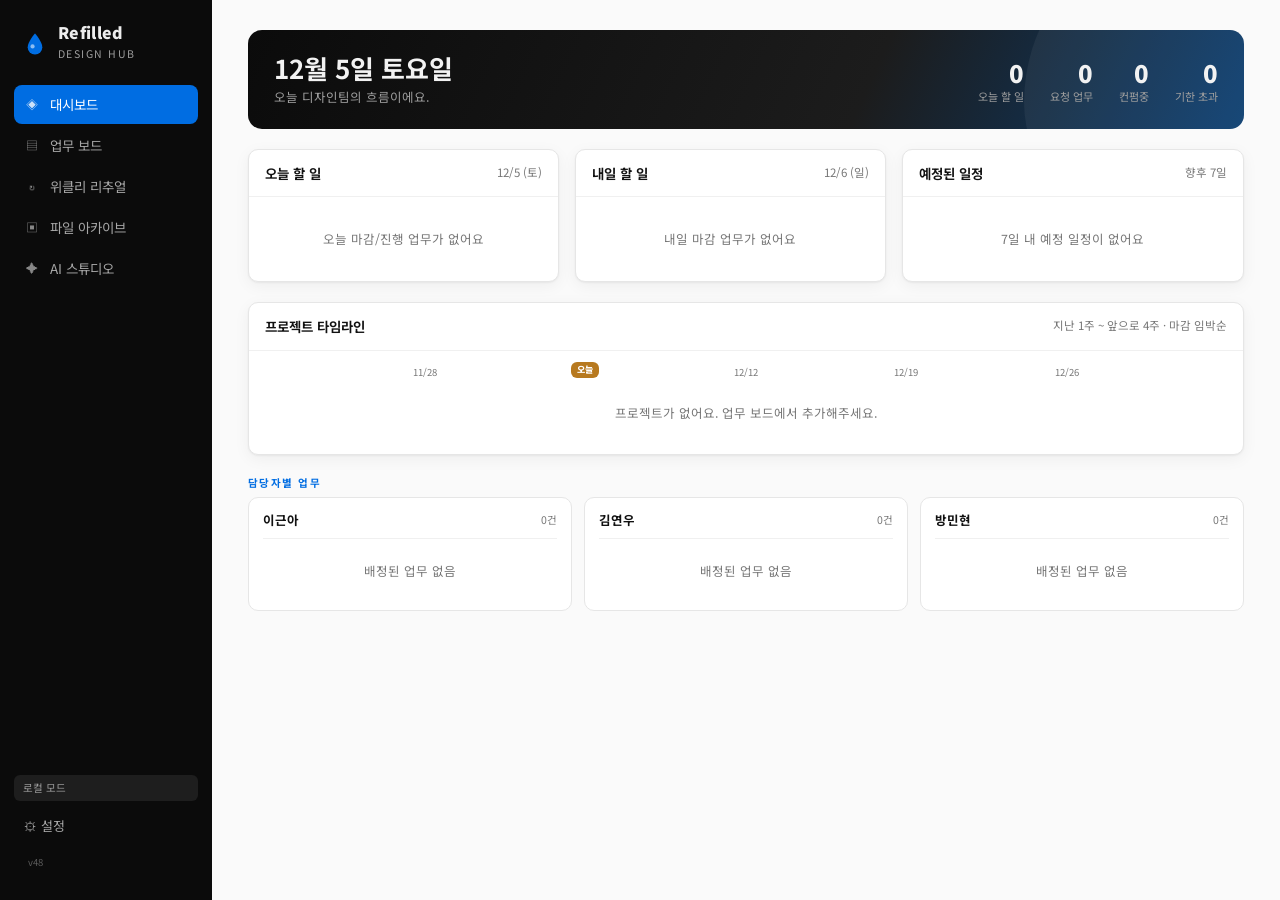
<file: refilled-design-hub-v48/index.html>
<!DOCTYPE html>
<html lang="ko">
<head>
<meta charset="UTF-8">
<meta name="viewport" content="width=device-width, initial-scale=1.0">
<title>Refilled Design Hub</title>
<link rel="preconnect" href="https://fonts.googleapis.com">
<link rel="preconnect" href="https://fonts.gstatic.com" crossorigin>
<link href="https://fonts.googleapis.com/css2?family=Noto+Sans+KR:wght@400;500;700;900&display=swap" rel="stylesheet">
<link rel="stylesheet" href="css/style.css">
<link rel="icon" href="data:image/svg+xml,<svg xmlns='http://www.w3.org/2000/svg' viewBox='0 0 32 32'><path d='M16 3C16 3 7 13 7 20a9 9 0 0 0 18 0C25 13 16 3 16 3Z' fill='%23006DE2'/></svg>">
</head>
<body>
<div id="app">
  <aside id="sidebar">
    <div class="brand">
      <svg viewBox="0 0 32 32" width="26" height="26"><path d="M16 3C16 3 7 13 7 20a9 9 0 0 0 18 0C25 13 16 3 16 3Z" fill="var(--accent)"/><circle cx="13" cy="19" r="2.6" fill="#fff" opacity=".55"/></svg>
      <div>
        <strong>Refilled</strong>
        <span>Design Hub</span>
      </div>
    </div>
    <nav id="nav">
      <a href="#/dashboard" data-route="dashboard"><span class="nv-ic">◈</span>대시보드</a>
      <a href="#/tasks" data-route="tasks"><span class="nv-ic">▤</span>업무 보드</a>
      <a href="#/rituals" data-route="rituals"><span class="nv-ic">↻</span>위클리 리추얼</a>
      <a href="#/archive" data-route="archive"><span class="nv-ic">▣</span>파일 아카이브</a>
      <a href="#/studio" data-route="studio"><span class="nv-ic">✦</span>AI 스튜디오</a>
    </nav>
    <div class="sidebar-foot">
      <div id="auth-box" class="auth-box" hidden></div>
      <div id="sync-badge" class="sync-badge">로컬 모드</div>
      <a href="#/settings" data-route="settings" class="settings-link">⚙ 설정</a>
      <div class="app-ver">v48</div>
    </div>
  </aside>
  <main id="main"></main>
</div>
<div id="modal-root" hidden>
  <div class="modal-backdrop" data-close></div>
  <div class="modal" role="dialog" aria-modal="true"><div id="modal-body"></div></div>
</div>
<div id="toast-root"></div>
<script type="module" src="js/app.js"></script>
</body>
</html>
</file>
<file: refilled-design-hub-v48/css/style.css>
/* ─── Refilled Design Hub · tokens ─────────────────────────── */
:root{
  --paper:#FAFAFA; --card:#FFFFFF; --ink:#111111; --muted:#767676;
  --line:#E6E6E6; --line-soft:#F0F0F0;
  --accent:#006DE2; --accent-ink:#0052AB; --accent-soft:#E5F0FC; --mist:#9E9E9E;
  --amber:#B7791F; --amber-soft:#F6EDDC; --red:#B3402E; --red-soft:#F6E5E1;
  --blue:#3A6EA5; --blue-soft:#E6EDF5;
  --sans:'Noto Sans KR',-apple-system,sans-serif;
  --serif:var(--sans); /* 통일: 구 serif 자리는 굵기로 위계 표현 */
  --mono:var(--sans);  /* 통일: 구 mono 자리는 크기·자간·고정폭 숫자로 표현 */
  --r:10px; --shadow:0 1px 2px rgba(0,0,0,.05),0 4px 16px rgba(0,0,0,.05);
}
*{box-sizing:border-box;margin:0;padding:0}
html,body{height:100%}
body{font-family:var(--sans);background:var(--paper);color:var(--ink);font-size:14px;line-height:1.55;-webkit-font-smoothing:antialiased}
button{font-family:inherit;cursor:pointer}
input,select,textarea{font-family:inherit;font-size:13.5px;color:var(--ink)}
a{color:inherit;text-decoration:none}
:focus-visible{outline:2px solid var(--accent);outline-offset:2px;border-radius:4px}
@media (prefers-reduced-motion:reduce){*,*::before,*::after{animation:none!important;transition:none!important}}

/* ─── shell ─── */
#app{display:grid;grid-template-columns:212px 1fr;min-height:100vh}
#sidebar{background:#0B0B0B;color:#EDEDED;display:flex;flex-direction:column;position:sticky;top:0;height:100vh;padding:20px 14px}
.brand{display:flex;gap:10px;align-items:center;padding:4px 8px 22px}
.brand strong{font-family:var(--serif);font-weight:900;font-size:16px;letter-spacing:.02em;display:block;line-height:1.1}
.brand span{font-size:10.5px;color:var(--mist);letter-spacing:.14em;text-transform:uppercase}
#nav{display:flex;flex-direction:column;gap:2px}
#nav a{display:flex;align-items:center;gap:10px;padding:9px 10px;border-radius:8px;color:#A6A6A6;font-size:13.5px;transition:background .15s,color .15s}
#nav a:hover{background:rgba(255,255,255,.06);color:#fff}
#nav a.active{background:var(--accent);color:#fff}
.nv-ic{width:16px;text-align:center;opacity:.8;font-size:12px}
.sidebar-foot{margin-top:auto;display:flex;flex-direction:column;gap:8px}
.sync-badge{font-family:var(--mono);font-size:10.5px;padding:5px 9px;border-radius:6px;background:rgba(255,255,255,.08);color:var(--mist)}
.auth-box{display:flex;align-items:center;justify-content:space-between;gap:8px;font-size:11px;color:var(--mist);padding:2px 2px 0}
.auth-box .au-name{overflow:hidden;text-overflow:ellipsis;white-space:nowrap;max-width:120px}
.auth-box .au-out{color:#8FA6C4;text-decoration:none;font-size:10.5px;border:1px solid rgba(255,255,255,.18);border-radius:6px;padding:2px 7px;flex:none}
.auth-box .au-out:hover{background:rgba(255,255,255,.1);color:#fff}
.sync-badge.on{background:rgba(0,109,226,.35);color:#AFD3F9}
.sync-badge.err{background:rgba(179,64,46,.35);color:#F0C4B8}
.settings-link{font-size:13px;color:#A6A6A6;padding:7px 10px;border-radius:8px}
.settings-link:hover{background:rgba(255,255,255,.06);color:#fff}
.settings-link.active{background:var(--accent);color:#fff}
#main{padding:30px 36px 60px;max-width:1280px;width:100%}

/* ─── common ─── */
.page-head{margin-bottom:22px}
.page-head h1{font-family:var(--serif);font-size:24px;font-weight:900;letter-spacing:-.01em}
.page-head p{color:var(--muted);margin-top:3px;font-size:13px}
.eyebrow{font-family:var(--mono);font-size:10.5px;letter-spacing:.14em;text-transform:uppercase;color:var(--accent);display:block;margin-bottom:6px}
.card{background:var(--card);border:1px solid var(--line);border-radius:var(--r);box-shadow:var(--shadow)}
.card-h{display:flex;align-items:center;justify-content:space-between;padding:13px 16px;border-bottom:1px solid var(--line-soft)}
.card-h h3{font-size:13.5px;font-weight:650}
.card-h .sub{font-size:11.5px;color:var(--muted);font-weight:400}
.card-b{padding:14px 16px}
.btn{display:inline-flex;align-items:center;gap:6px;border:1px solid var(--line);background:#fff;color:var(--ink);font-size:12.5px;font-weight:550;padding:7px 13px;border-radius:8px;transition:all .15s}
.btn:hover{border-color:var(--accent);color:var(--accent)}
.btn.primary{background:var(--accent);border-color:var(--accent);color:#fff}
.btn.primary:hover{background:var(--accent-ink);color:#fff}
.btn.danger:hover{border-color:var(--red);color:var(--red)}
.btn.sm{padding:4px 9px;font-size:11.5px;border-radius:6px}
.btn:disabled{opacity:.5;cursor:default}
.field{display:flex;flex-direction:column;gap:5px;margin-bottom:12px}
.field label{font-size:11.5px;font-weight:600;color:var(--muted);letter-spacing:.02em}
.field input,.field select,.field textarea{border:1px solid var(--line);border-radius:8px;padding:8px 10px;background:#fff}
.field textarea{resize:vertical;min-height:70px;line-height:1.5}
.field input:focus,.field select:focus,.field textarea:focus{border-color:var(--accent);outline:none}
.frow{display:grid;grid-template-columns:1fr 1fr;gap:12px}
.frow3{display:grid;grid-template-columns:1fr 1fr 1fr;gap:12px}
.tag{display:inline-block;font-size:10.5px;font-weight:600;padding:2px 8px;border-radius:20px;background:var(--accent-soft);color:var(--accent-ink)}
.tag.amber{background:var(--amber-soft);color:var(--amber)}
.tag.red{background:var(--red-soft);color:var(--red)}
.tag.blue{background:var(--blue-soft);color:var(--blue)}
.tag.gray{background:#F0F0F0;color:var(--muted)}
.empty{color:var(--muted);font-size:12.5px;padding:18px 6px;text-align:center}
.mono{font-family:var(--mono);font-size:11px}
.muted{color:var(--muted)}
.grid2{display:grid;grid-template-columns:1fr 1fr;gap:16px}
.mt{margin-top:16px}

/* ─── dashboard ─── */
.dash-hero{display:flex;justify-content:space-between;align-items:flex-end;gap:20px;padding:22px 26px;border-radius:14px;background:linear-gradient(115deg,#0B0B0B 0%,#1C1C1C 62%,#0B3E71 100%);color:#F2F2F2;margin-bottom:20px;position:relative;overflow:hidden}
.dash-hero::after{content:'';position:absolute;right:-40px;top:-70px;width:260px;height:260px;border-radius:42% 58% 55% 45%/55% 42% 58% 45%;background:rgba(255,255,255,.05)}
.dash-hero .d-date{font-family:var(--serif);font-size:26px;font-weight:700;line-height:1.2}
.dash-hero .d-sub{color:var(--mist);font-size:12.5px;margin-top:4px}
.d-stats{display:flex;gap:26px;position:relative;z-index:1}
.d-stat{text-align:right}
.d-stat b{font-family:var(--serif);font-size:24px;font-weight:900;display:block;line-height:1}
.d-stat span{font-size:11px;color:var(--mist)}
.d-stat.warn b{color:#F0C48A}
.dash-cols{display:grid;grid-template-columns:1fr 1fr 1.1fr;gap:16px;margin-bottom:20px}
.tk-row{display:flex;gap:9px;padding:9px 0;border-bottom:1px solid var(--line-soft);align-items:flex-start}
.tk-row:last-child{border-bottom:none}
.tk-dot{width:9px;height:11px;border-radius:45% 55% 55% 45%/38% 38% 62% 62%;margin-top:5px;flex-shrink:0;background:var(--mist)}
.tk-dot.doing{background:var(--accent)}
.tk-dot.confirm{background:var(--amber)}
.tk-dot.req{background:var(--blue)}
.tk-dot.done{background:#D4D4D4}
.tk-main{flex:1;min-width:0}
.tk-title{font-size:13px;font-weight:550;line-height:1.35}
.tk-meta{font-size:11px;color:var(--muted);margin-top:1px;display:flex;gap:7px;flex-wrap:wrap}
.sched-day{padding:8px 0;border-bottom:1px solid var(--line-soft)}
.sched-day:last-child{border-bottom:none}
.sched-day .sd-label{font-family:var(--mono);font-size:10.5px;color:var(--accent);letter-spacing:.06em;margin-bottom:4px}
.gantt{overflow-x:auto}
.g-row{display:grid;grid-template-columns:150px 1fr;gap:10px;align-items:center;padding:7px 0;border-bottom:1px solid var(--line-soft)}
.g-row:last-child{border-bottom:none}
.g-name{font-size:12.5px;font-weight:550;white-space:nowrap;overflow:hidden;text-overflow:ellipsis}
.g-name span{display:block;font-size:10.5px;color:var(--muted);font-weight:400}
.g-track{position:relative;height:22px;background:var(--line-soft);border-radius:6px}
.g-bar{position:absolute;top:3px;bottom:3px;border-radius:5px;background:var(--accent);opacity:.85;min-width:6px}
.g-today{position:absolute;top:-4px;bottom:-4px;width:2px;background:var(--amber);z-index:2}
.g-scale{display:grid;grid-template-columns:150px 1fr;gap:10px;margin-bottom:4px}
.g-scale-track{position:relative;height:16px;font-family:var(--mono);font-size:9.5px;color:var(--muted)}
.g-scale-track span{position:absolute;transform:translateX(-50%)}
.assign-grid{display:grid;grid-template-columns:repeat(auto-fit,minmax(200px,1fr));gap:12px}
.assign-col{background:var(--card);border:1px solid var(--line);border-radius:var(--r);padding:12px 14px}
.assign-col h4{font-size:12.5px;display:flex;justify-content:space-between;align-items:center;padding-bottom:8px;border-bottom:1px solid var(--line-soft);margin-bottom:4px}
.assign-col h4 .cnt{font-family:var(--mono);font-size:10.5px;color:var(--muted);font-weight:400}

/* ─── kanban ─── */
.board-bar{display:flex;gap:10px;align-items:center;margin-bottom:16px;flex-wrap:wrap}
.board-bar select{border:1px solid var(--line);border-radius:8px;padding:6px 9px;background:#fff;font-size:12.5px}
.kanban{display:grid;grid-template-columns:repeat(5,1fr);gap:12px;align-items:start}
.kb-col{background:#F0F0F0;border-radius:12px;padding:10px}
.kb-col-h{display:flex;justify-content:space-between;align-items:center;padding:2px 6px 10px;font-size:12px;font-weight:650}
.kb-col-h .cnt{font-family:var(--mono);font-size:10.5px;color:var(--muted);font-weight:400}
.kb-card{background:#fff;border:1px solid var(--line);border-radius:9px;padding:10px 11px;margin-bottom:8px;cursor:pointer;transition:box-shadow .15s,transform .15s}
.kb-card:hover{box-shadow:var(--shadow);transform:translateY(-1px)}
.kb-card .t{font-size:12.5px;font-weight:550;line-height:1.35}
.kb-card .m{display:flex;gap:6px;flex-wrap:wrap;margin-top:7px;align-items:center}
.kb-card .due{font-family:var(--mono);font-size:10px;color:var(--muted)}
.kb-card .due.over{color:var(--red);font-weight:600}
.kb-card .mv{display:flex;gap:4px;margin-top:8px}
.kb-card .mv button{border:1px solid var(--line);background:#fff;border-radius:5px;font-size:10px;padding:2px 6px;color:var(--muted)}
.kb-card .mv button:hover{border-color:var(--accent);color:var(--accent)}

/* ─── rituals ─── */
.tabs{display:flex;gap:4px;border-bottom:1px solid var(--line);margin-bottom:18px}
.tabs button{border:none;background:none;padding:9px 14px;font-size:13px;font-weight:550;color:var(--muted);border-bottom:2px solid transparent;margin-bottom:-1px}
.tabs button.active{color:var(--accent-ink);border-bottom-color:var(--accent)}
.doc-list{display:flex;flex-direction:column;gap:8px}
.doc-item{display:flex;justify-content:space-between;align-items:center;background:#fff;border:1px solid var(--line);border-radius:9px;padding:11px 14px;cursor:pointer;transition:border-color .15s}
.doc-item:hover{border-color:var(--accent)}
.doc-item .dt{font-size:13px;font-weight:550}
.doc-item .dm{font-size:11px;color:var(--muted);margin-top:1px}
.goal-row{display:flex;gap:10px;align-items:flex-start;padding:9px 0;border-bottom:1px solid var(--line-soft)}
.goal-row:last-child{border:none}
.goal-row input[type=checkbox]{margin-top:3px;accent-color:var(--accent);width:15px;height:15px}
.goal-row .gt{font-size:13px;flex:1}
.goal-row .gt.done{text-decoration:line-through;color:var(--muted)}
.progress{height:7px;background:var(--line-soft);border-radius:20px;overflow:hidden}
.progress i{display:block;height:100%;background:var(--accent);border-radius:20px;transition:width .3s}

/* ─── archive ─── */
.arc-table{width:100%;border-collapse:collapse}
.arc-table th{text-align:left;font-size:10.5px;font-family:var(--mono);letter-spacing:.08em;text-transform:uppercase;color:var(--muted);padding:8px 10px;border-bottom:1px solid var(--line);font-weight:500}
.arc-table td{padding:10px;border-bottom:1px solid var(--line-soft);font-size:12.5px;vertical-align:top}
.arc-table tr:hover td{background:#FAFAFA}
.arc-table a.flink{color:var(--accent);font-weight:550;word-break:break-all}
.arc-table a.flink:hover{text-decoration:underline}

/* ─── studio ─── */
.chips{display:flex;gap:6px;flex-wrap:wrap}
.chip{border:1px solid var(--line);background:#fff;border-radius:20px;padding:4px 11px;font-size:11.5px;color:var(--muted)}
.chip.on{background:var(--accent);border-color:var(--accent);color:#fff}
.output-box{background:#111111;color:#E5E5E5;border-radius:10px;padding:16px 18px;font-family:var(--mono);font-size:12px;line-height:1.7;white-space:pre-wrap;word-break:break-word;position:relative;min-height:60px}
.output-box .copy-btn{position:absolute;top:10px;right:10px;background:rgba(255,255,255,.1);border:none;color:#CFCFCF;border-radius:6px;padding:4px 10px;font-size:10.5px}
.output-box .copy-btn:hover{background:rgba(255,255,255,.2)}
.mail-out{background:#fff;border:1px solid var(--line);border-radius:10px;padding:18px 20px;font-size:13px;line-height:1.7;white-space:pre-wrap;position:relative}
.ai-note{font-size:11px;color:var(--muted);background:var(--accent-soft);border-radius:8px;padding:8px 12px;margin-top:10px}
.spin{display:inline-block;width:13px;height:13px;border:2px solid rgba(255,255,255,.35);border-top-color:#fff;border-radius:50%;animation:sp .7s linear infinite;vertical-align:-2px}
.btn:not(.primary) .spin{border-color:var(--line);border-top-color:var(--accent)}
@keyframes sp{to{transform:rotate(360deg)}}
.trend-item{border:1px solid var(--line);border-radius:10px;background:#fff;padding:14px 16px;margin-bottom:10px}
.trend-item h4{font-size:13.5px;margin-bottom:4px}
.trend-body{font-size:12.5px;line-height:1.65;white-space:pre-wrap;color:#333333}

/* ─── finder ─── */
.find-hit{display:flex;justify-content:space-between;gap:10px;padding:9px 12px;border-bottom:1px solid var(--line-soft);align-items:center}
.find-hit:last-child{border:none}
.find-hit .fp{font-family:var(--mono);font-size:11.5px;word-break:break-all}
.find-hit .fp b{color:var(--accent);font-weight:600}
.find-hit .fm{font-size:10.5px;color:var(--muted);white-space:nowrap}
.search-big{display:flex;gap:8px}
.search-big input{flex:1;border:1px solid var(--line);border-radius:10px;padding:11px 14px;font-size:14px}
.search-big input:focus{border-color:var(--accent);outline:none}

/* ─── modal / toast ─── */
#modal-root{position:fixed;inset:0;z-index:50;display:flex;align-items:center;justify-content:center}
#modal-root[hidden]{display:none}
.modal-backdrop{position:absolute;inset:0;background:rgba(15,24,20,.45)}
.modal{position:relative;background:#fff;border-radius:14px;box-shadow:0 20px 60px rgba(0,0,0,.25);width:min(560px,92vw);max-height:86vh;overflow-y:auto;padding:24px 26px;animation:pop .18s ease}
@keyframes pop{from{transform:translateY(8px);opacity:0}to{transform:none;opacity:1}}
.modal h2{font-family:var(--serif);font-size:18px;font-weight:700;margin-bottom:16px}
#toast-root{position:fixed;bottom:22px;left:50%;transform:translateX(-50%);z-index:60;display:flex;flex-direction:column;gap:8px}
.toast{background:var(--ink);color:#fff;padding:10px 18px;border-radius:10px;font-size:12.5px;box-shadow:var(--shadow);animation:pop .2s ease}
.toast.err{background:var(--red)}

@media(max-width:1080px){
  .kanban{grid-template-columns:repeat(2,1fr)}
  .dash-cols{grid-template-columns:1fr}
  .grid2,.frow,.frow3{grid-template-columns:1fr}
}
@media(max-width:760px){
  #app{grid-template-columns:1fr}
  #sidebar{position:static;height:auto;flex-direction:row;align-items:center;gap:8px;overflow-x:auto;padding:12px}
  #nav{flex-direction:row}
  .brand{padding:0 8px}
  .brand span{display:none}
  .sidebar-foot{margin:0;flex-direction:row}
  #main{padding:20px 16px 60px}
  .dash-hero{flex-direction:column;align-items:flex-start}
}

/* Noto Sans 통일 보정: 구 mono 요소는 고정폭 숫자·자간으로 위계 표현 */
.mono,.sync-badge,.eyebrow,.kb-card .due,.sched-day .sd-label,.g-scale-track,.arc-table th,.assign-col h4 .cnt,.kb-col-h .cnt{font-variant-numeric:tabular-nums}
.eyebrow{font-weight:700}
.mono{font-weight:500}
.arc-table th{font-weight:700}

/* ── 업무 보드 개편: 구분 칩 / 담당자 복수 선택 / 완료 아카이브 / 첨부 ── */
.kanban.k3{grid-template-columns:repeat(3,1fr)}
.kind-chips{display:flex;gap:4px}
.kb-card .pri{margin-right:4px;font-size:11px;color:var(--red);font-weight:700}
.chk-group{display:flex;flex-wrap:wrap;gap:6px}
.chk{display:inline-flex;align-items:center;gap:6px;border:1px solid var(--line);border-radius:20px;padding:5px 12px 5px 9px;font-size:12.5px;cursor:pointer;user-select:none;background:#fff}
.chk:has(input:checked){background:var(--accent);border-color:var(--accent);color:#fff}
.chk input{accent-color:#fff;margin:0}
.done-sec{margin-top:22px;border:1px solid var(--line);border-radius:12px;background:#fff}
.done-sec summary{cursor:pointer;padding:13px 16px;font-size:13.5px;font-weight:700;display:flex;align-items:center;gap:10px;list-style:none}
.done-sec summary::-webkit-details-marker{display:none}
.done-sec summary::before{content:'▸';color:var(--muted);transition:transform .15s}
.done-sec[open] summary::before{transform:rotate(90deg)}
.done-sec summary .cnt{font-size:11px;color:var(--muted);font-weight:500;font-variant-numeric:tabular-nums}
.done-sec summary .hint{margin-left:auto;font-size:11px;color:var(--muted);font-weight:400}
.done-bar{display:flex;gap:8px;padding:0 16px 12px}
.done-bar input,.done-bar select{border:1px solid var(--line);border-radius:8px;padding:7px 10px;font-size:12.5px;background:#fff}
.done-bar input{flex:1}
.done-table{margin:0 16px 16px;width:calc(100% - 32px)}
.done-table tbody tr{cursor:pointer}
.att-item{display:flex;justify-content:space-between;align-items:center;border:1px solid var(--line);border-radius:8px;padding:6px 10px;margin-bottom:5px;font-size:12.5px;background:#fff}
.att-item a{color:var(--accent);word-break:break-all}
.att-item a:hover{text-decoration:underline}
.att-del{border:none;background:none;color:var(--muted);font-size:12px;padding:2px 4px}
.att-del:hover{color:var(--red)}
@media (max-width:1080px){.kanban.k3{grid-template-columns:1fr}}

/* ── 서브탭 & 프로젝트 타임라인 ── */
.subtabs{display:flex;gap:2px;border-bottom:1px solid var(--line);margin-bottom:16px}
.subtabs a{padding:8px 14px;font-size:13px;color:var(--muted);border-bottom:2px solid transparent;margin-bottom:-1px;font-weight:500}
.subtabs a:hover{color:var(--ink)}
.subtabs a.on{color:var(--ink);border-bottom-color:var(--ink);font-weight:700}
.tl-scale{grid-template-columns:240px 1fr}
.tl-proj{border-bottom:1px solid var(--line-soft);padding:2px 0}
.tl-proj:last-child{border-bottom:none}
.tl-prow,.tl-task{display:grid;grid-template-columns:240px 1fr;gap:10px;align-items:center;padding:6px 0}
.tl-pname,.tl-tname{display:flex;align-items:center;gap:7px;min-width:0;font-size:12.5px}
.tl-pname{display:grid;grid-template-columns:auto 1fr auto;column-gap:7px;align-items:center}
.tl-pname .pn{grid-column:2;grid-row:1}
.tl-pname .pm{grid-column:2;grid-row:2;white-space:nowrap;overflow:hidden;text-overflow:ellipsis}
.tl-pname .tl-x{grid-column:3;grid-row:1/3}
.tl-pname .pn{font-weight:700;white-space:nowrap;overflow:hidden;text-overflow:ellipsis}
.tl-pname .pm{font-size:10.5px;color:var(--muted);white-space:nowrap;font-variant-numeric:tabular-nums}
.tl-toggle{border:none;background:none;color:var(--muted);font-size:12px;padding:2px;transition:transform .15s;flex-shrink:0}
.tl-toggle.open{transform:rotate(90deg)}
.tl-x{border:none;background:none;color:transparent;font-size:11px;padding:2px 4px;margin-left:auto;flex-shrink:0}
.tl-prow:hover .tl-x,.tl-task:hover .tl-x{color:var(--muted)}
.tl-x:hover{color:var(--red)!important}
.tl-task .tl-tname{padding-left:24px}
.tl-tname .tt{white-space:nowrap;overflow:hidden;text-overflow:ellipsis;cursor:pointer}
.tl-tname .tt:hover{text-decoration:underline}
.tl-tname .ta{font-size:10.5px;color:var(--muted);white-space:nowrap}
.tl-tname .tk-dot{margin-top:0}
.tl-ptrack{overflow:hidden}
.tl-ptrack .g-today{top:0;bottom:0}
.tl-ttrack{height:18px;background:none;overflow:hidden}
.tl-ttrack .g-today{top:0;bottom:0}
.tl-nodue{font-size:10px;color:var(--muted);line-height:18px;padding-left:4px}
.tl-bar{cursor:grab;opacity:.9}
.tl-bar.dragging,.g-due.dragging{opacity:1;box-shadow:0 2px 8px rgba(0,0,0,.25);cursor:grabbing}
.g-h{position:absolute;top:0;bottom:0;width:9px;cursor:ew-resize;z-index:2}
.g-hl{left:0;border-radius:5px 0 0 5px}
.g-hr{right:0;border-radius:0 5px 5px 0}
.tl-bar:hover .g-h{background:rgba(255,255,255,.35)}
.g-due{position:absolute;top:2px;width:14px;height:14px;border-radius:4px;background:var(--accent);cursor:grab;z-index:2;touch-action:none}
/* ── v30 타임라인 가독성 ── */
.g-wknd{position:absolute;top:0;bottom:0;background:rgba(125,125,125,.08);z-index:0;pointer-events:none}
.g-month{position:absolute;top:-3px;bottom:-3px;width:1px;background:var(--line);z-index:1;pointer-events:none}
.g-past{position:absolute;left:0;top:0;bottom:0;background:rgba(125,125,125,.09);z-index:0;pointer-events:none;border-radius:6px 0 0 6px}
.g-today-lb{background:var(--amber);color:#1c1917;font-weight:700;font-size:9px;padding:1px 5px;border-radius:99px;transform:translateX(-50%);z-index:3}
.tl-dd{font-family:var(--mono);font-size:9.5px;font-weight:700;padding:0 5px;border-radius:99px;background:var(--line-soft);color:var(--ink)}
.tl-dd.warn{background:rgba(183,121,31,.18);color:var(--amber)}
.tl-dd.over{background:rgba(192,57,43,.16);color:var(--red)}
.tl-bar.clip-l{border-top-left-radius:0;border-bottom-left-radius:0}
.tl-bar.clip-r{border-top-right-radius:0;border-bottom-right-radius:0}
.tl-bar.clip-l::before{content:'';position:absolute;left:0;top:0;bottom:0;width:7px;background:linear-gradient(90deg,rgba(255,255,255,.5),transparent);pointer-events:none}
.tl-bar.clip-r::after{content:'';position:absolute;right:0;top:0;bottom:0;width:7px;background:linear-gradient(270deg,rgba(255,255,255,.5),transparent);pointer-events:none}
.tl-bar,.g-due{z-index:1}
/* ── v31 일 단위 그리드 타임라인 ── */
.t2-scroll{overflow-x:auto;overflow-y:hidden;-webkit-overflow-scrolling:touch}
.t2-inner{position:relative}
.t2-row{display:flex;align-items:stretch}
.t2-lab{width:264px;min-width:264px;position:sticky;left:0;z-index:5;background:var(--card);border-right:1px solid var(--line);border-bottom:1px solid var(--line-soft);padding:9px 8px 9px 10px;display:flex;align-items:flex-start;gap:6px;box-shadow:6px 0 10px -8px rgba(0,0,0,.15)}
.t2-lab-main{min-width:0;flex:1;display:flex;flex-direction:column;gap:3px}
.pn2{font-weight:700;font-size:12.5px;line-height:1.32;display:-webkit-box;-webkit-line-clamp:2;-webkit-box-orient:vertical;overflow:hidden;word-break:keep-all}
.t2-meta{font-size:10.5px;color:var(--muted);font-variant-numeric:tabular-nums;line-height:1.45;word-break:keep-all}
.t2-lab .tt{font-size:12px;line-height:1.32;cursor:pointer;display:-webkit-box;-webkit-line-clamp:2;-webkit-box-orient:vertical;overflow:hidden;word-break:keep-all}
.t2-lab .tt:hover{text-decoration:underline}
.t2-lab .tk-dot{margin-top:3px;flex-shrink:0}
.t2-lab .tl-toggle{margin-top:1px}
.t2-canvas{position:relative;height:58px;flex:none;border-bottom:1px solid var(--line-soft);background-repeat:repeat}
.t2-taskrow .t2-canvas,.t2-addrow .t2-canvas{height:42px}
.t2-taskrow .t2-lab{padding-left:26px;background:var(--paper)}
.t2-addrow .t2-lab{background:var(--paper);align-items:center}
.t2-canvas .tl-bar{position:absolute;top:50%;transform:translateY(-50%);height:22px;border-radius:6px}
.t2-canvas .g-due{position:absolute;top:50%;transform:translateY(-50%)}
.t2-canvas .g-due-lb{position:absolute;top:50%;transform:translateY(-50%);font-size:9.5px;color:var(--muted);font-variant-numeric:tabular-nums;white-space:nowrap}
.t2-canvas .tl-nodue{position:absolute;left:10px;top:50%;transform:translateY(-50%)}
.t2-barlb{position:sticky;left:274px;align-self:center;font-size:10px;font-weight:700;color:#fff;white-space:nowrap;pointer-events:none;text-shadow:0 1px 2px rgba(0,0,0,.3);font-variant-numeric:tabular-nums;padding:0 9px}
.t2-canvas .tl-bar{display:flex;align-items:center}
.t2-head .t2-canvas{height:54px;border-bottom:1px solid var(--line);background:var(--card)}
.t2-head .t2-lab{z-index:7;box-shadow:none}
.t2-m{position:absolute;top:5px;height:17px;line-height:17px;font-size:10.5px;font-weight:800;color:var(--ink);padding-left:9px;border-left:1px solid var(--line);letter-spacing:.02em}
.t2-days{position:absolute;top:26px;left:0;height:26px}
.t2-d{position:absolute;top:1px;height:23px;display:flex;align-items:center;justify-content:center;font-size:10.5px;color:var(--muted);font-variant-numeric:tabular-nums}
.t2-d.sat{color:var(--blue)}
.t2-d.sun{color:var(--red)}
.t2-d.today{background:var(--amber);color:#fff;border-radius:6px;font-weight:800;font-size:9px}
.t2-todaycol{position:absolute;top:0;bottom:0;background:rgba(183,121,31,.09);pointer-events:none;z-index:0}
.t2-todayline{position:absolute;top:0;bottom:0;width:2px;background:var(--amber);pointer-events:none;z-index:1}
.t2-mline{position:absolute;top:0;bottom:0;width:1px;background:var(--line);pointer-events:none;z-index:0}
@media (max-width:640px){.t2-lab{width:190px;min-width:190px}.t2-barlb{left:200px}}
/* ── 전체 일정 조정 팝업 ── */
.pn2-click{cursor:pointer}
.pn2-click:hover{text-decoration:underline;color:var(--accent)}
.pf-shift{display:flex;align-items:center;gap:6px}
.pf-shift-sum{font-family:var(--mono);font-size:12px;font-weight:800;min-width:52px;text-align:center;color:var(--muted);font-variant-numeric:tabular-nums}
.pf-shift-sum.on{color:var(--amber)}
.pf-bar{position:absolute;top:8px;height:20px;border-radius:6px;cursor:grab;touch-action:none;opacity:.9}
.pf-bar:active{cursor:grabbing}
.pf-today{position:absolute;top:-4px;bottom:-4px;width:2px;background:var(--amber);z-index:1;pointer-events:none}
.pf-item{display:flex;align-items:center;gap:8px;padding:5px 2px;border-bottom:1px solid var(--line-soft)}
.pf-item:last-child{border-bottom:none}
.pf-it-title{flex:1;min-width:0;font-size:12px;line-height:1.3;display:-webkit-box;-webkit-line-clamp:2;-webkit-box-orient:vertical;overflow:hidden;word-break:keep-all}
.pf-it-dd{font-family:var(--mono);font-size:10px;color:var(--muted);font-variant-numeric:tabular-nums;flex-shrink:0}
.pf-item .pf-it-due{width:140px;flex-shrink:0}
/* ── 가중목 (4DX 위그 세션) ── */
.wig-banner{background:linear-gradient(135deg,rgba(183,121,31,.10),rgba(183,121,31,.04));border:1px solid rgba(183,121,31,.28);border-radius:12px;padding:14px 16px;margin-bottom:16px}
.wig-goal{font-size:13.5px;line-height:1.5;margin-bottom:8px}
.wig-lags{display:flex;flex-direction:column;gap:3px;font-size:11.5px;color:var(--muted)}
.wig-sec{margin-bottom:16px}
.wig-cmt{display:flex;gap:10px;align-items:flex-start;padding:9px 2px;border-bottom:1px solid var(--line-soft)}
.wig-cmt:last-child{border-bottom:none}
.wig-cmt input[type=checkbox]{width:17px;height:17px;margin-top:2px;flex-shrink:0;accent-color:var(--green,#0F7B5F)}
.wig-cmt-b{flex:1;min-width:0}
.wig-cmt-t{font-size:12.5px;line-height:1.45;word-break:keep-all}
.wig-cmt.ok .wig-cmt-t{color:var(--muted);text-decoration:line-through}
.wig-cmt-c{font-size:11px;color:var(--muted);margin-top:2px}
.wig-reason{margin-top:6px;width:100%;max-width:420px;font-size:11.5px;padding:5px 8px;border:1px solid var(--line);border-radius:7px}
.wig-lead{display:flex;align-items:center;gap:14px;padding:9px 2px;border-bottom:1px solid var(--line-soft);flex-wrap:wrap}
.wig-lead:last-of-type{border-bottom:none}
.wig-lead-l{flex:1;min-width:180px;display:flex;flex-direction:column;gap:2px;font-size:12.5px}
.wig-lead-l .muted{font-size:10.5px}
.wig-step{display:flex;align-items:center;gap:7px}
.wig-step b{min-width:20px;text-align:center;font-variant-numeric:tabular-nums}
.wig-lead-r{display:flex;align-items:center;gap:8px;font-size:11.5px;font-variant-numeric:tabular-nums}
.wig-lag{display:grid;grid-template-columns:1fr 96px 96px 150px;gap:8px;align-items:center;padding:7px 2px;border-bottom:1px solid var(--line-soft);font-size:12px}
.wig-lag:last-of-type{border-bottom:none}
.wig-lag-l{word-break:keep-all;line-height:1.4}
.wig-lag-in,.wig-lag-note{font-size:11.5px;padding:6px 8px;border:1px solid var(--line);border-radius:7px;font-variant-numeric:tabular-nums}
.wig-new{display:grid;grid-template-columns:88px 1.5fr 1.2fr 150px 32px;gap:6px;margin-bottom:7px;align-items:center}
.wig-new input,.wig-new select{font-size:11.5px;padding:7px 8px;border:1px solid var(--line);border-radius:7px}
@media (max-width:760px){.wig-lag{grid-template-columns:1fr 1fr}.wig-lag-l{grid-column:1/-1}.wig-lag-note{grid-column:1/-1}.wig-new{grid-template-columns:1fr 1fr;row-gap:6px}}
.g-due:hover{transform:scale(1.15)}
.tl-bar{touch-action:none}
.tl-addrow .tl-tname{padding-left:24px;gap:10px}
@media (max-width:760px){.tl-prow,.tl-task,.tl-scale{grid-template-columns:150px 1fr}}

/* ── 타임라인 정확한 일자 표기 + 템플릿 모달 ── */
.tl-tname .td{font-weight:700;color:var(--ink);font-variant-numeric:tabular-nums;margin-right:2px}
.tl-tname .td.over{color:var(--red)}
.g-due-lb{position:absolute;top:2px;font-size:9.5px;color:var(--muted);line-height:14px;white-space:nowrap;font-variant-numeric:tabular-nums;pointer-events:none}
.tl-ptrack,.tl-ttrack{background-image:repeating-linear-gradient(to right,transparent,transparent calc(100%/6 - 1px),var(--line) calc(100%/6 - 1px),var(--line) calc(100%/6))}
.tl-ptrack{background-color:var(--line-soft)}
.tpl-step{display:flex;align-items:center;gap:8px;border:1px solid var(--line);border-radius:8px;padding:7px 11px;margin-bottom:5px;font-size:12.5px;cursor:pointer;background:#fff}
.tpl-step:has(input:checked){border-color:var(--accent);background:var(--accent-soft)}
.tpl-step input{accent-color:var(--accent);margin:0}
.tpl-step span{flex:1}
.tpl-step b{font-size:10.5px;color:var(--muted);font-weight:600;font-variant-numeric:tabular-nums}
#np-dur{width:80px}

/* ── 프로젝트 추가: 편집형 단계 + 미니 간트 미리보기 ── */
.tpl-edit{gap:6px;padding:5px 8px}
.tpl-edit.off{opacity:.45}
.tpl-edit .st-name{flex:1;border:1px solid transparent;border-radius:6px;padding:4px 7px;font-size:12.5px;background:transparent;min-width:0}
.tpl-edit .st-name:hover,.tpl-edit .st-name:focus{border-color:var(--line);background:#fff}
.tpl-edit .st-d{font-size:11px;color:var(--muted);font-weight:600}
.tpl-edit .st-off{width:52px;border:1px solid var(--line);border-radius:6px;padding:4px 6px;font-size:12px;text-align:center;font-variant-numeric:tabular-nums}
.tpl-edit .st-del{border:none;background:none;color:var(--muted);font-size:11px;padding:2px 4px;flex-shrink:0}
.tpl-edit .st-del:hover{color:var(--red)}
.np-preview{margin:6px 0 14px}
.np-track{position:relative;height:36px;background:var(--line-soft);border-radius:8px;margin:16px 8px 22px}
.np-tick{position:absolute;top:42px;font-size:9.5px;color:var(--muted);transform:translateX(-50%);font-variant-numeric:tabular-nums;white-space:nowrap}
.np-dot{position:absolute;z-index:3;top:11px;width:14px;height:14px;border-radius:50%;background:var(--accent);cursor:grab;touch-action:none;box-shadow:0 1px 3px rgba(0,0,0,.25)}
.np-dot:hover{transform:scale(1.2)}
.np-dot:active{cursor:grabbing}
.np-dot-lb{position:absolute;font-size:9px;color:var(--muted);transform:translateX(2px);font-variant-numeric:tabular-nums;pointer-events:none}
.g-link{cursor:pointer;border-radius:8px}.g-link:hover{background:var(--line-soft)}
/* ── 요청 가드레일 ── */
.guard-box{border:1px solid var(--red);background:var(--red-soft);border-radius:10px;padding:12px 14px;font-size:12.5px;line-height:1.65;margin-bottom:14px;color:var(--ink)}
.guard-box b{color:var(--red)}
.guard-box.hard b:first-child{display:block;margin-bottom:4px;font-size:13px}
.guard-actions{margin-top:8px}
.due-load{display:inline-block;font-size:11px;color:var(--muted);margin-top:4px;font-variant-numeric:tabular-nums}
.due-load.warn{color:var(--red);font-weight:600}
.due-load b{font-weight:700}

.app-ver{font-size:9.5px;color:#5A5A5A;padding:4px 14px 10px;font-variant-numeric:tabular-nums}
/* 첨부 다운로드 버튼 */
.att-btns{display:flex;gap:4px;align-items:center;flex-shrink:0}
.att-dl{border:1px solid var(--line);background:#fff;border-radius:6px;color:var(--muted);font-size:10.5px;padding:3px 8px;cursor:pointer;white-space:nowrap}
.att-dl:hover{color:var(--accent);border-color:var(--accent)}
/* ── 디자인 펄스 아카이브 뷰어 ── */
.pulse-view{font-size:12.5px;line-height:1.65;max-height:56vh;overflow-y:auto;padding:4px 2px;word-break:keep-all}
.pulse-view h4{font-size:12.5px;font-weight:800;margin:16px 0 6px;padding-bottom:4px;border-bottom:1px solid var(--line)}
.pulse-view h4:first-child{margin-top:0}
.pulse-view ul{margin:4px 0 8px;padding-left:18px}
.pulse-view li{margin:3px 0}
.pulse-view p{margin:5px 0}
.pulse-view blockquote{margin:8px 0;padding:8px 12px;background:rgba(183,121,31,.08);border-left:3px solid var(--amber);border-radius:0 8px 8px 0;font-size:12px}
.pulse-view a{color:var(--accent);word-break:break-all}
/* ── 위계 개편: D-day 최우선 ── */
.kb-card .due-big{font-family:var(--mono);font-weight:800;font-size:11.5px;color:var(--ink);font-variant-numeric:tabular-nums;display:inline-flex;align-items:center;gap:2px}
.kb-card .due-big i{font-style:normal;font-weight:500;font-size:10px;color:var(--muted)}
.kb-card .due-big.warn{color:var(--amber)}
.kb-card .due-big.over{color:var(--red)}
.kb-card .due-big.none{font-weight:500;color:var(--muted);font-size:10.5px}
.kb-card .assg{font-size:10.5px;font-weight:600}
.kb-card .reqr{font-size:10px;color:var(--muted)}
.kb-card .pj-line{display:flex;align-items:center;gap:5px;font-size:10.5px;color:var(--muted);margin-top:5px}
.kb-card .pj-line i{width:7px;height:7px;border-radius:50%;flex-shrink:0}
.tk-meta .tk-dd{font-family:var(--mono);font-weight:800;font-size:11px;color:var(--ink);font-variant-numeric:tabular-nums}
.tk-meta .tk-dd.warn{color:var(--amber)}
.tk-meta .tk-dd.over{color:var(--red)}
/* 대시보드 간트 날짜 표기 */
.gantt .g-bar{overflow:hidden}
.g-bar-lb{position:absolute;left:8px;top:50%;transform:translateY(-50%);font-size:9.5px;font-weight:700;color:#fff;white-space:nowrap;text-shadow:0 1px 2px rgba(0,0,0,.3);font-variant-numeric:tabular-nums}
.g-today-lb{position:absolute;transform:translateX(-50%);top:-3px;background:var(--amber);color:#fff;font-size:9px;font-weight:800;padding:1px 6px;border-radius:6px}
.g-scale-track{position:relative}
.g-name span .tl-dd{font-size:10px}
/* ── 보류 태그 ── */
.hold-tag{display:inline-block;margin-left:6px;padding:1px 7px;border-radius:6px;background:rgba(196,74,64,.12);color:var(--red);font-size:9.5px;font-weight:800;letter-spacing:.02em}
.kb-card:has(.hold-tag){opacity:.78}
/* ── 칸반 컬럼 상태별 컬러 구분 ── */
.kb-col{border-top:3px solid transparent}
.kb-col .col-dot{width:8px;height:8px;border-radius:50%;display:inline-block;margin-right:6px;flex-shrink:0}
.col-req{background:#EDF1F7;border-top-color:#5B7DB1}
.col-req .col-dot{background:#5B7DB1}
.col-req .kb-col-h{color:#3D5A85}
.col-doing{background:#F7F1E4;border-top-color:var(--amber)}
.col-doing .col-dot{background:var(--amber)}
.col-doing .kb-col-h{color:#8A5D14}
.col-confirm{background:#EFEAF6;border-top-color:#7C5FB0}
.col-confirm .col-dot{background:#7C5FB0}
.col-confirm .kb-col-h{color:#5A4384}
</file>
